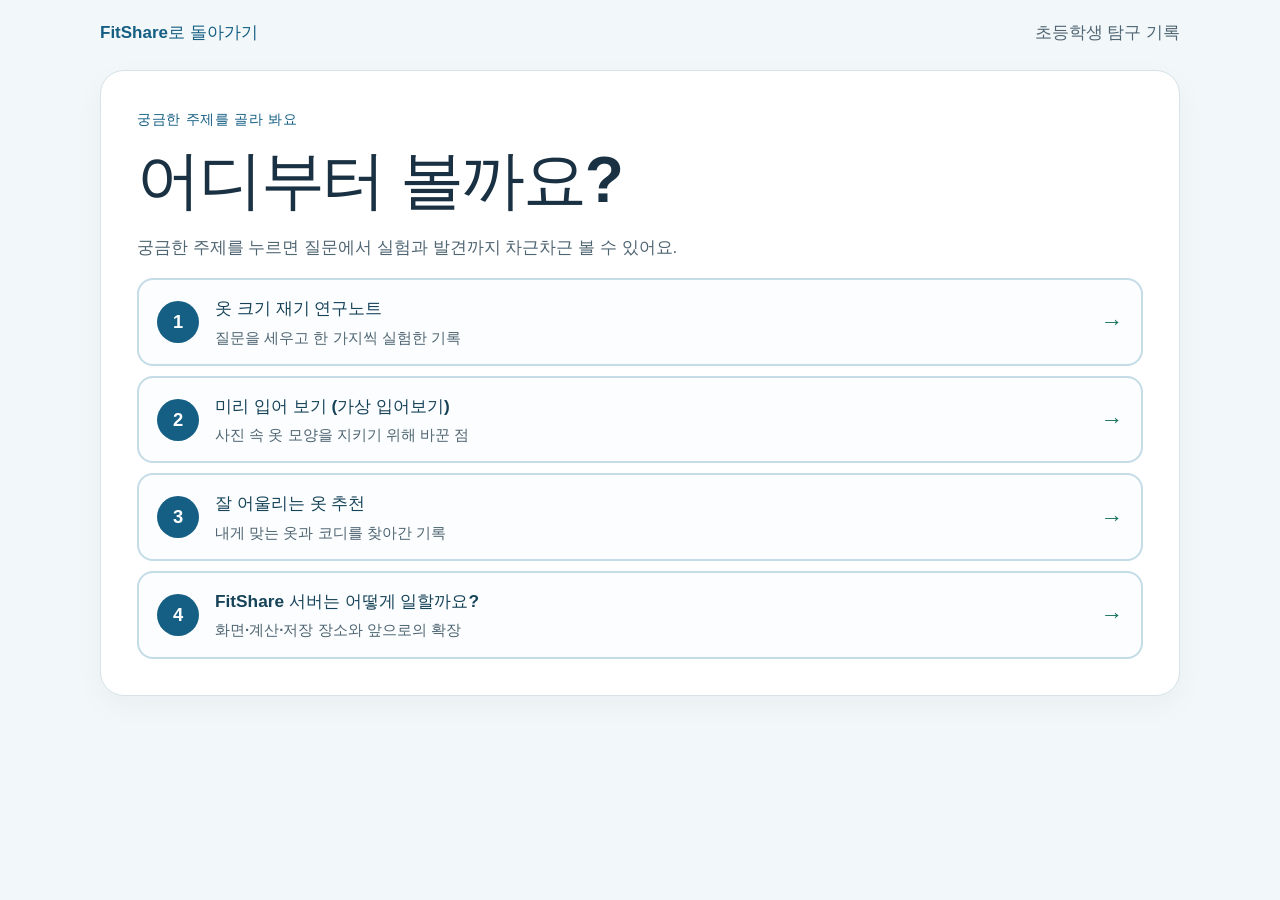
<file: docs/index.html>
<!doctype html>
<html lang="ko">
<head>
  <meta charset="UTF-8" />
  <meta name="viewport" content="width=device-width, initial-scale=1" />
  <meta name="description" content="초등학생이 질문하고 실험하며 알아간 FitShare 탐구 주제를 골라 보세요." />
  <title>FitShare 탐구 주제 고르기</title>
  <link rel="stylesheet" href="css/experiment-story.css" />
</head>
<body>
  <main class="story-shell">
    <header class="story-top"><a href="../index.html">FitShare로 돌아가기</a><span>초등학생 탐구 기록</span></header>
    <section class="learning-paths" aria-labelledby="learning-path-title">
      <p class="eyebrow">궁금한 주제를 골라 봐요</p>
      <h1 id="learning-path-title">어디부터 볼까요?</h1>
      <p class="section-intro">궁금한 주제를 누르면 질문에서 실험과 발견까지 차근차근 볼 수 있어요.</p>
      <nav class="learning-path-list" aria-label="FitShare 탐구 주제">
        <a class="learning-path-button" href="clothing-size-research.html" aria-label="옷 크기 재기 연구노트">
          <span class="path-step" aria-hidden="true">1</span>
          <span class="path-copy"><strong>옷 크기 재기 연구노트</strong><small>질문을 세우고 한 가지씩 실험한 기록</small></span>
          <span class="path-arrow" aria-hidden="true">→</span>
        </a>
        <a class="learning-path-button" href="가상입어보기-개선보고서.html" aria-label="미리 입어 보기 (가상 입어보기)">
          <span class="path-step" aria-hidden="true">2</span>
          <span class="path-copy"><strong>미리 입어 보기 (가상 입어보기)</strong><small>사진 속 옷 모양을 지키기 위해 바꾼 점</small></span>
          <span class="path-arrow" aria-hidden="true">→</span>
        </a>
        <a class="learning-path-button" href="추천기능-학습과발표.html" aria-label="잘 어울리는 옷 추천">
          <span class="path-step" aria-hidden="true">3</span>
          <span class="path-copy"><strong>잘 어울리는 옷 추천</strong><small>내게 맞는 옷과 코디를 찾아간 기록</small></span>
          <span class="path-arrow" aria-hidden="true">→</span>
        </a>
        <a class="learning-path-button" href="server-explained.html" aria-label="FitShare 서버는 어떻게 일할까요?">
          <span class="path-step" aria-hidden="true">4</span>
          <span class="path-copy"><strong>FitShare 서버는 어떻게 일할까요?</strong><small>화면·계산·저장 장소와 앞으로의 확장</small></span>
          <span class="path-arrow" aria-hidden="true">→</span>
        </a>
      </nav>
    </section>
  </main>
</body>
</html>
</file>
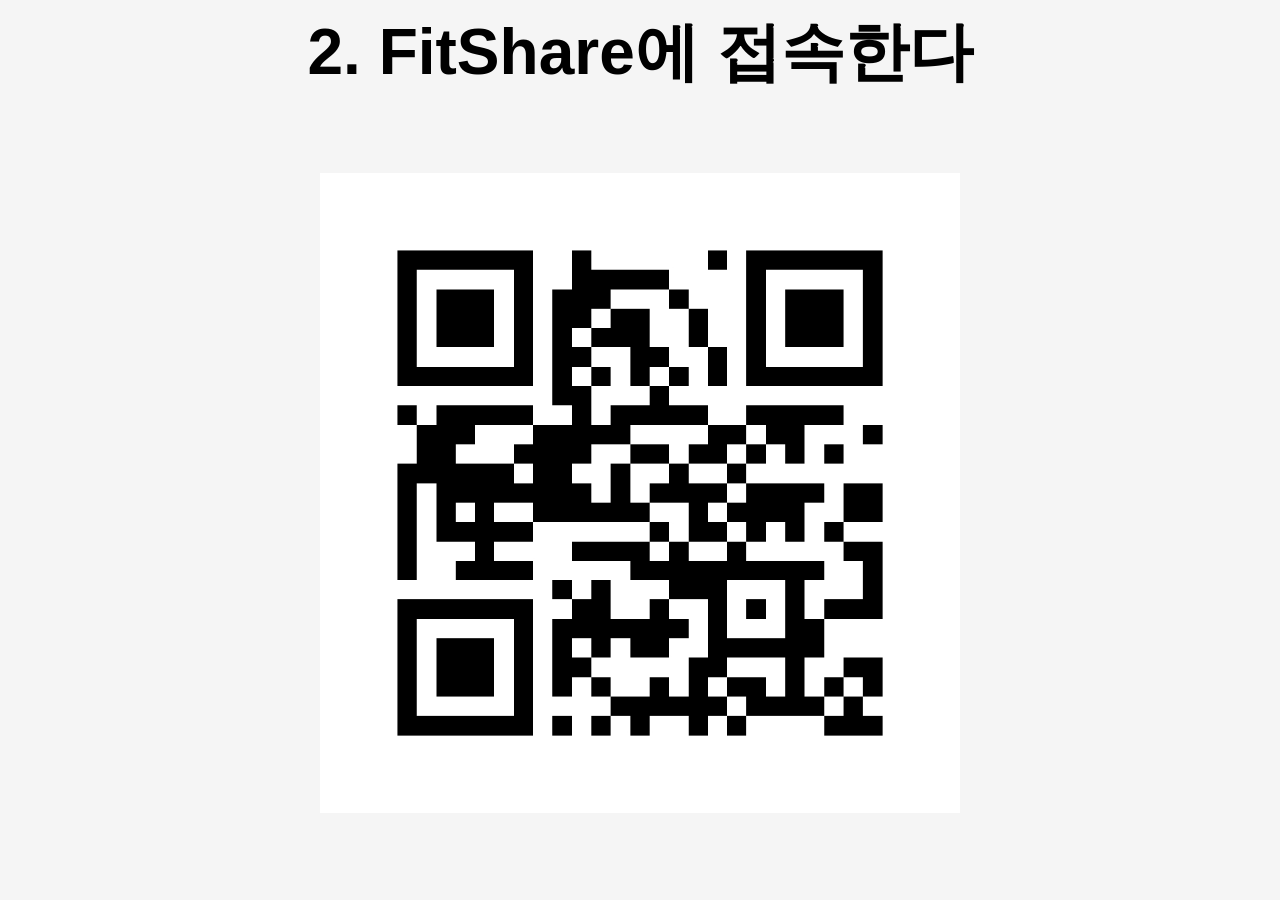
<file: qrcode.html>
<!doctype html>
<html lang="ko">
<head>
  <meta charset="utf-8">
  <meta name="viewport" content="width=device-width, initial-scale=1">
  <title>2. FitShare에 접속한다</title>
  <style>
    body {
      box-sizing: border-box;
      display: grid;
      height: 100svh;
      grid-template-rows: auto minmax(0, 1fr);
      margin: 0;
      padding: 16px;
      gap: 12px;
      place-items: center;
      background: #f5f5f5;
      font-family: sans-serif;
    }
    h1 {
      margin: 0;
      font-size: clamp(1.5rem, min(6vw, 9svh), 4rem);
      line-height: 1.15;
      text-align: center;
    }
    img {
      display: block;
      width: auto;
      height: auto;
      max-width: min(100%, 640px);
      max-height: 100%;
      object-fit: contain;
      background: white;
    }
  </style>
</head>
<body>
  <h1>2. FitShare에 접속한다</h1>
  <img src="qrcode.jpeg" alt="QR 코드">
</body>
</html>
</file>
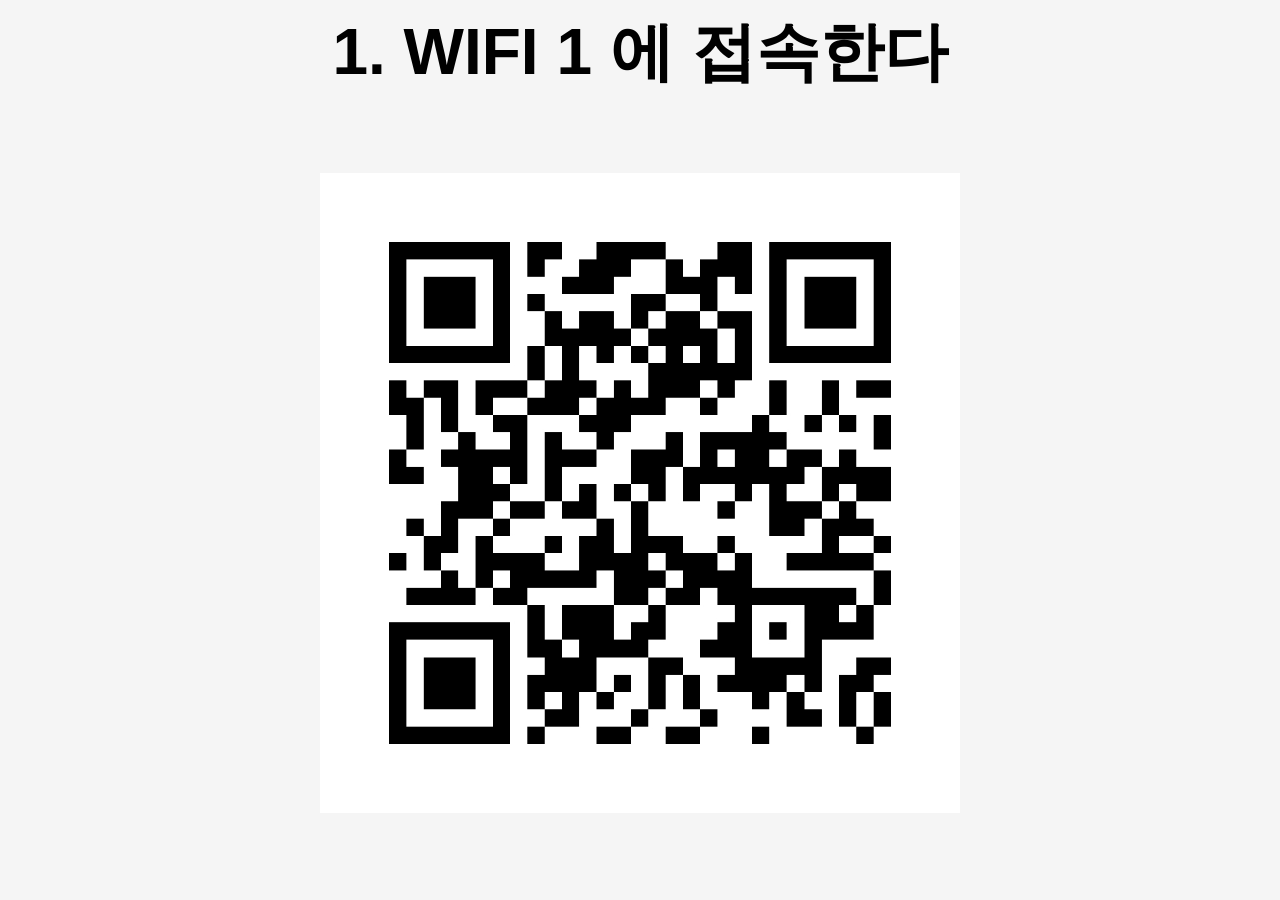
<file: wifi.html>
<!doctype html>
<html lang="ko">
<head>
  <meta charset="utf-8">
  <meta name="viewport" content="width=device-width, initial-scale=1">
  <title>1. WIFI 1에 접속한다</title>
  <style>
    body {
      box-sizing: border-box;
      display: grid;
      height: 100svh;
      grid-template-rows: auto minmax(0, 1fr);
      margin: 0;
      padding: 16px;
      gap: 12px;
      place-items: center;
      background: #f5f5f5;
      font-family: sans-serif;
    }
    h1 {
      margin: 0;
      font-size: clamp(1.5rem, min(6vw, 9svh), 4rem);
      line-height: 1.15;
      text-align: center;
    }
    img {
      display: block;
      width: auto;
      height: auto;
      max-width: min(100%, 640px);
      max-height: 100%;
      object-fit: contain;
      background: white;
    }
  </style>
</head>
<body>
  <h1>1. WIFI 1 에 접속한다</h1>
  <img src="wifi.jpeg" alt="WIFI 연결 QR 코드">
</body>
</html>
</file>
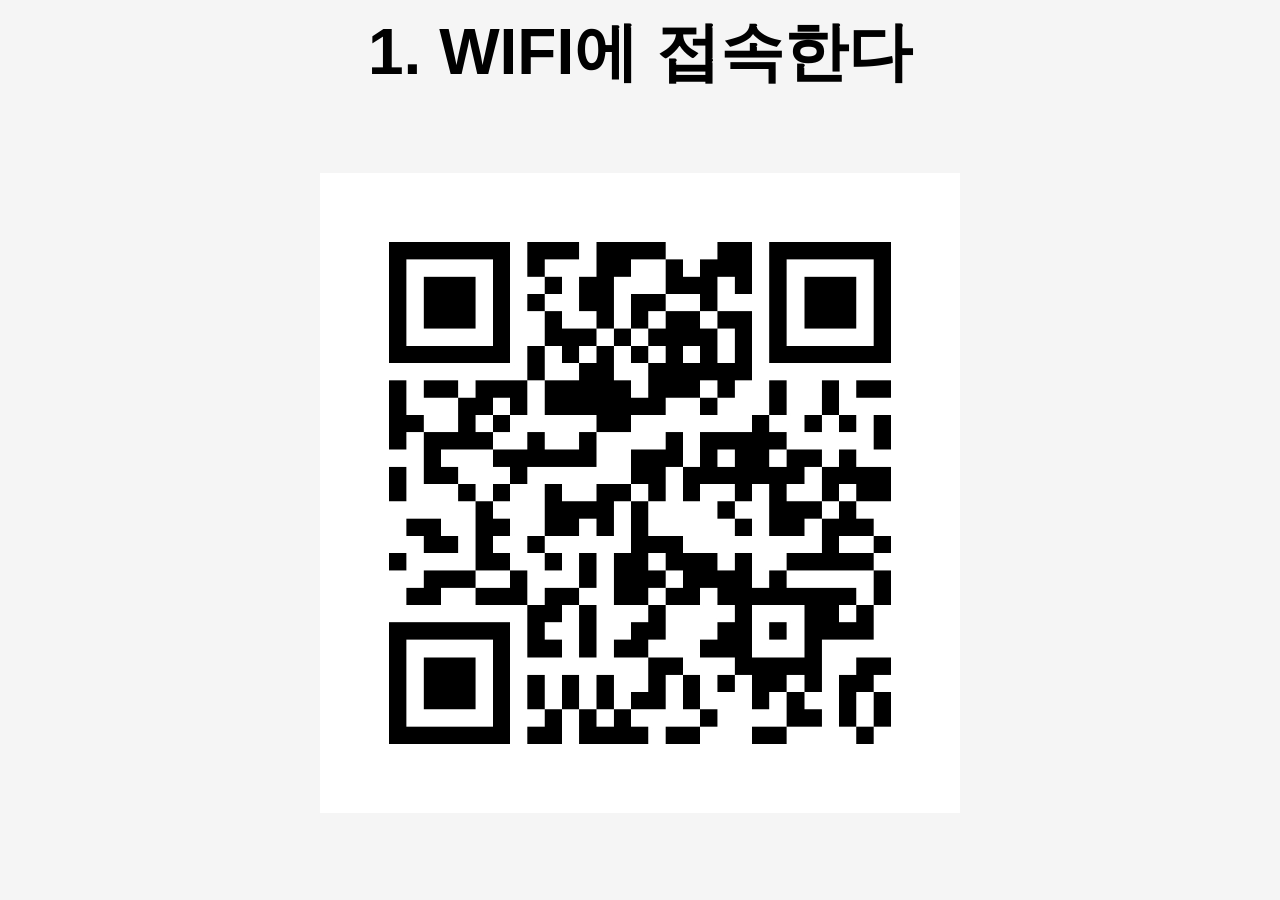
<file: wifi2.html>
<!doctype html>
<html lang="ko">
<head>
  <meta charset="utf-8">
  <meta name="viewport" content="width=device-width, initial-scale=1">
  <title>1. WIFI 2에 접속한다</title>
  <style>
    body {
      box-sizing: border-box;
      display: grid;
      height: 100svh;
      grid-template-rows: auto minmax(0, 1fr);
      margin: 0;
      padding: 16px;
      gap: 12px;
      place-items: center;
      background: #f5f5f5;
      font-family: sans-serif;
    }
    h1 {
      margin: 0;
      font-size: clamp(1.5rem, min(6vw, 9svh), 4rem);
      line-height: 1.15;
      text-align: center;
    }
    img {
      display: block;
      width: auto;
      height: auto;
      max-width: min(100%, 640px);
      max-height: 100%;
      object-fit: contain;
      background: white;
    }
  </style>
</head>
<body>
  <h1>1. WIFI에 접속한다</h1>
  <img src="wifi2.jpeg" alt="WIFI 연결 QR 코드">
</body>
</html>
</file>
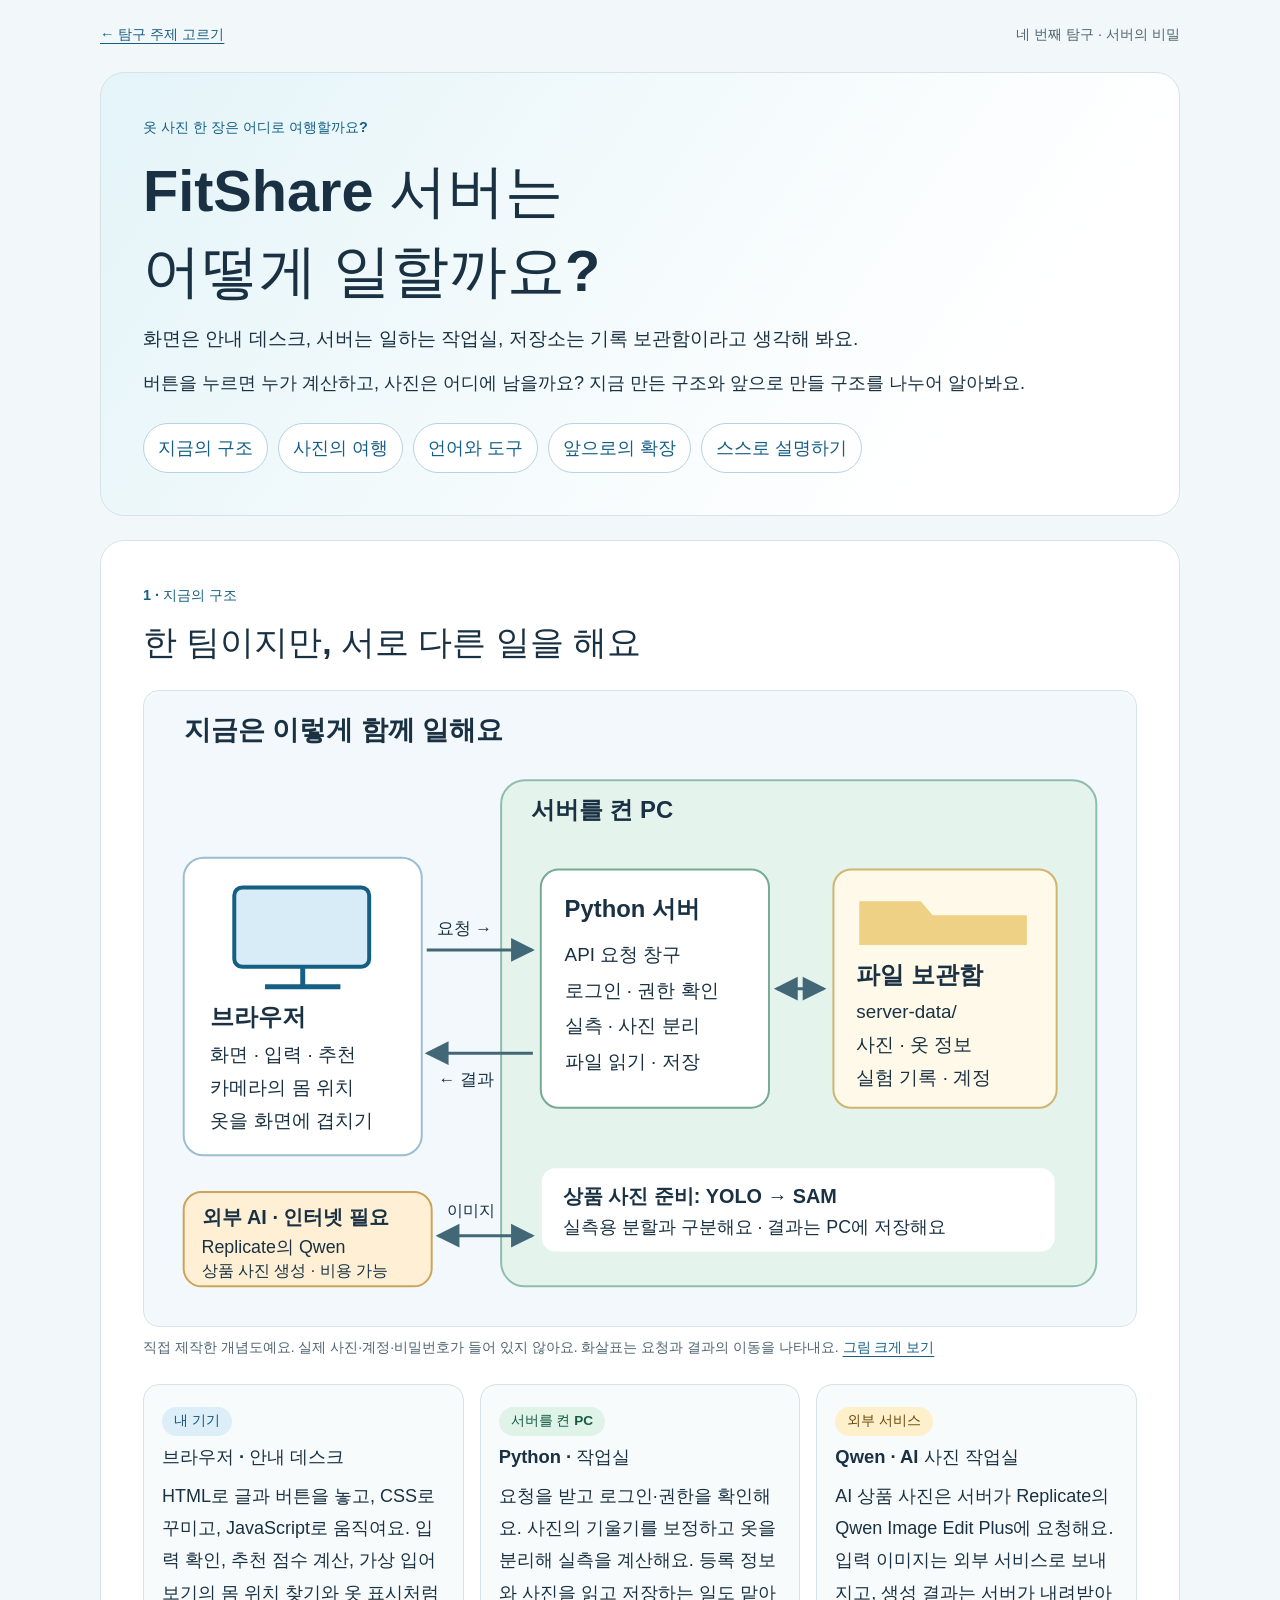
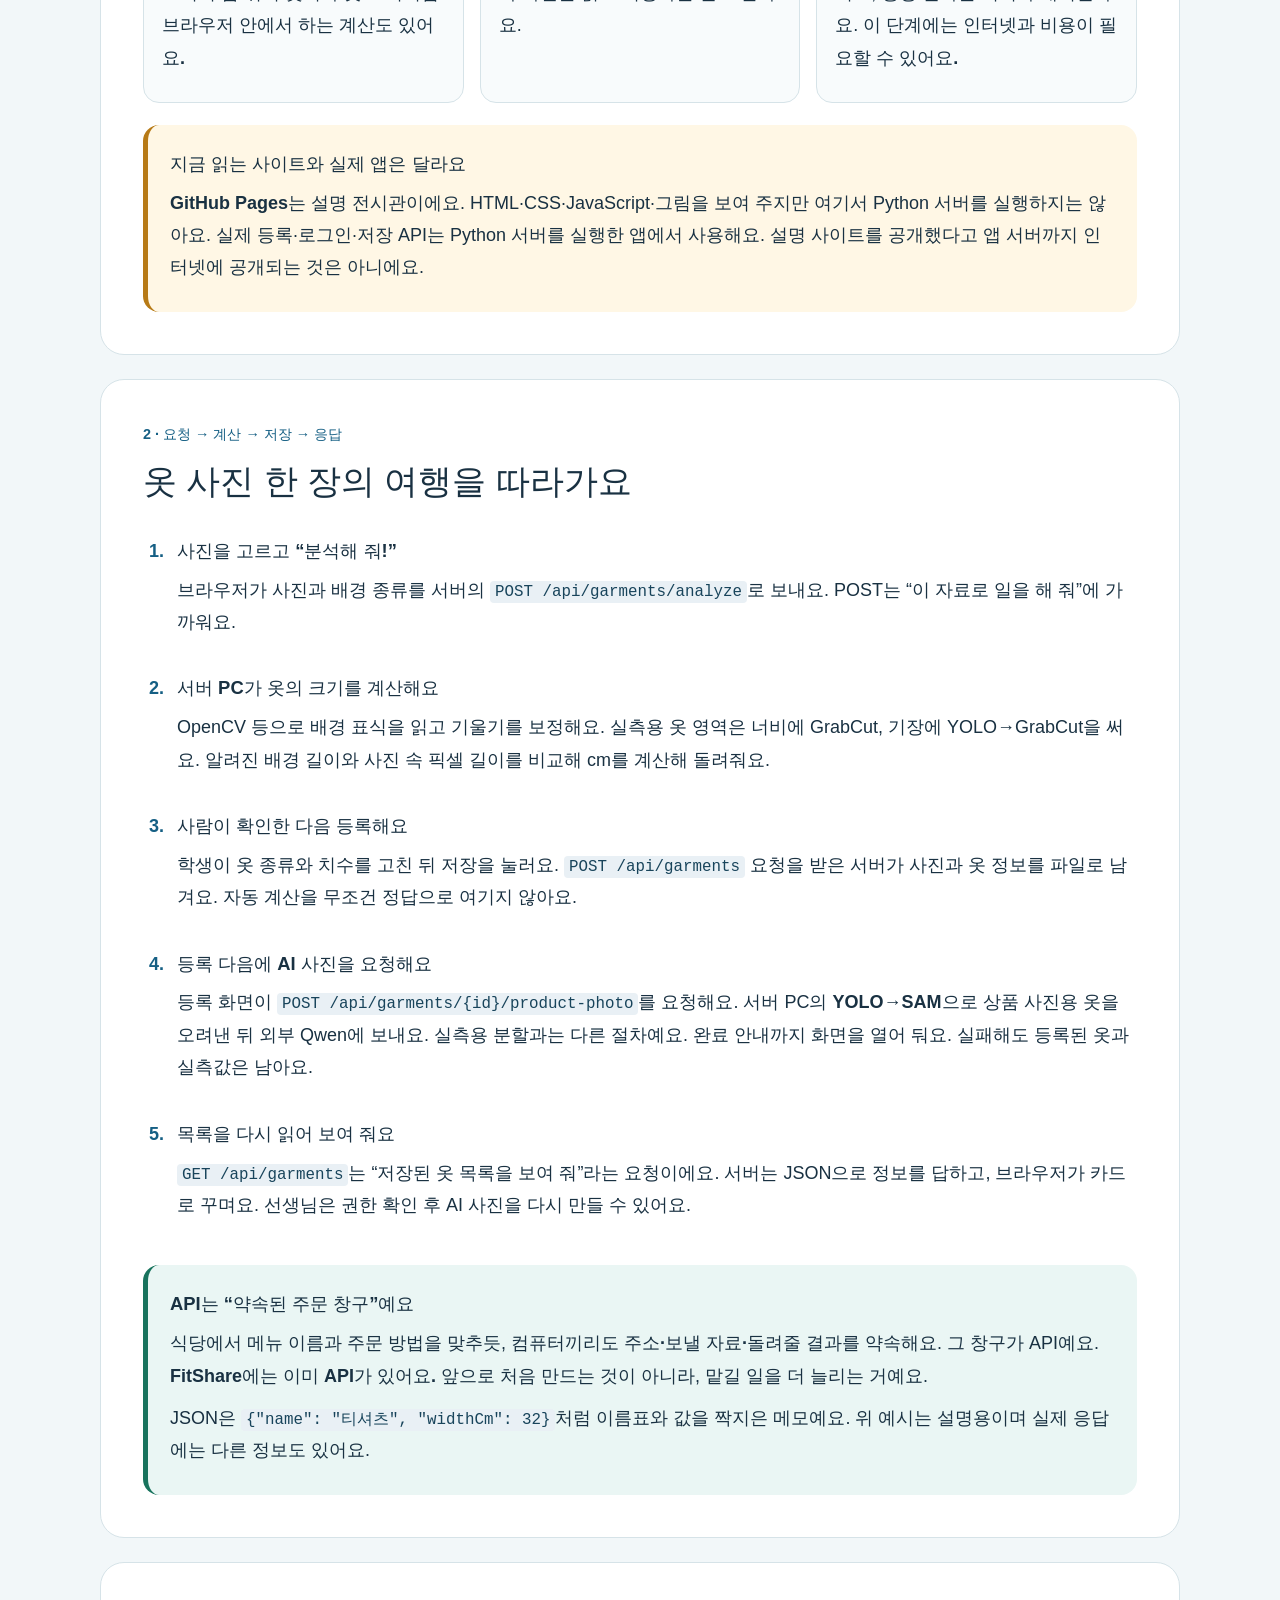
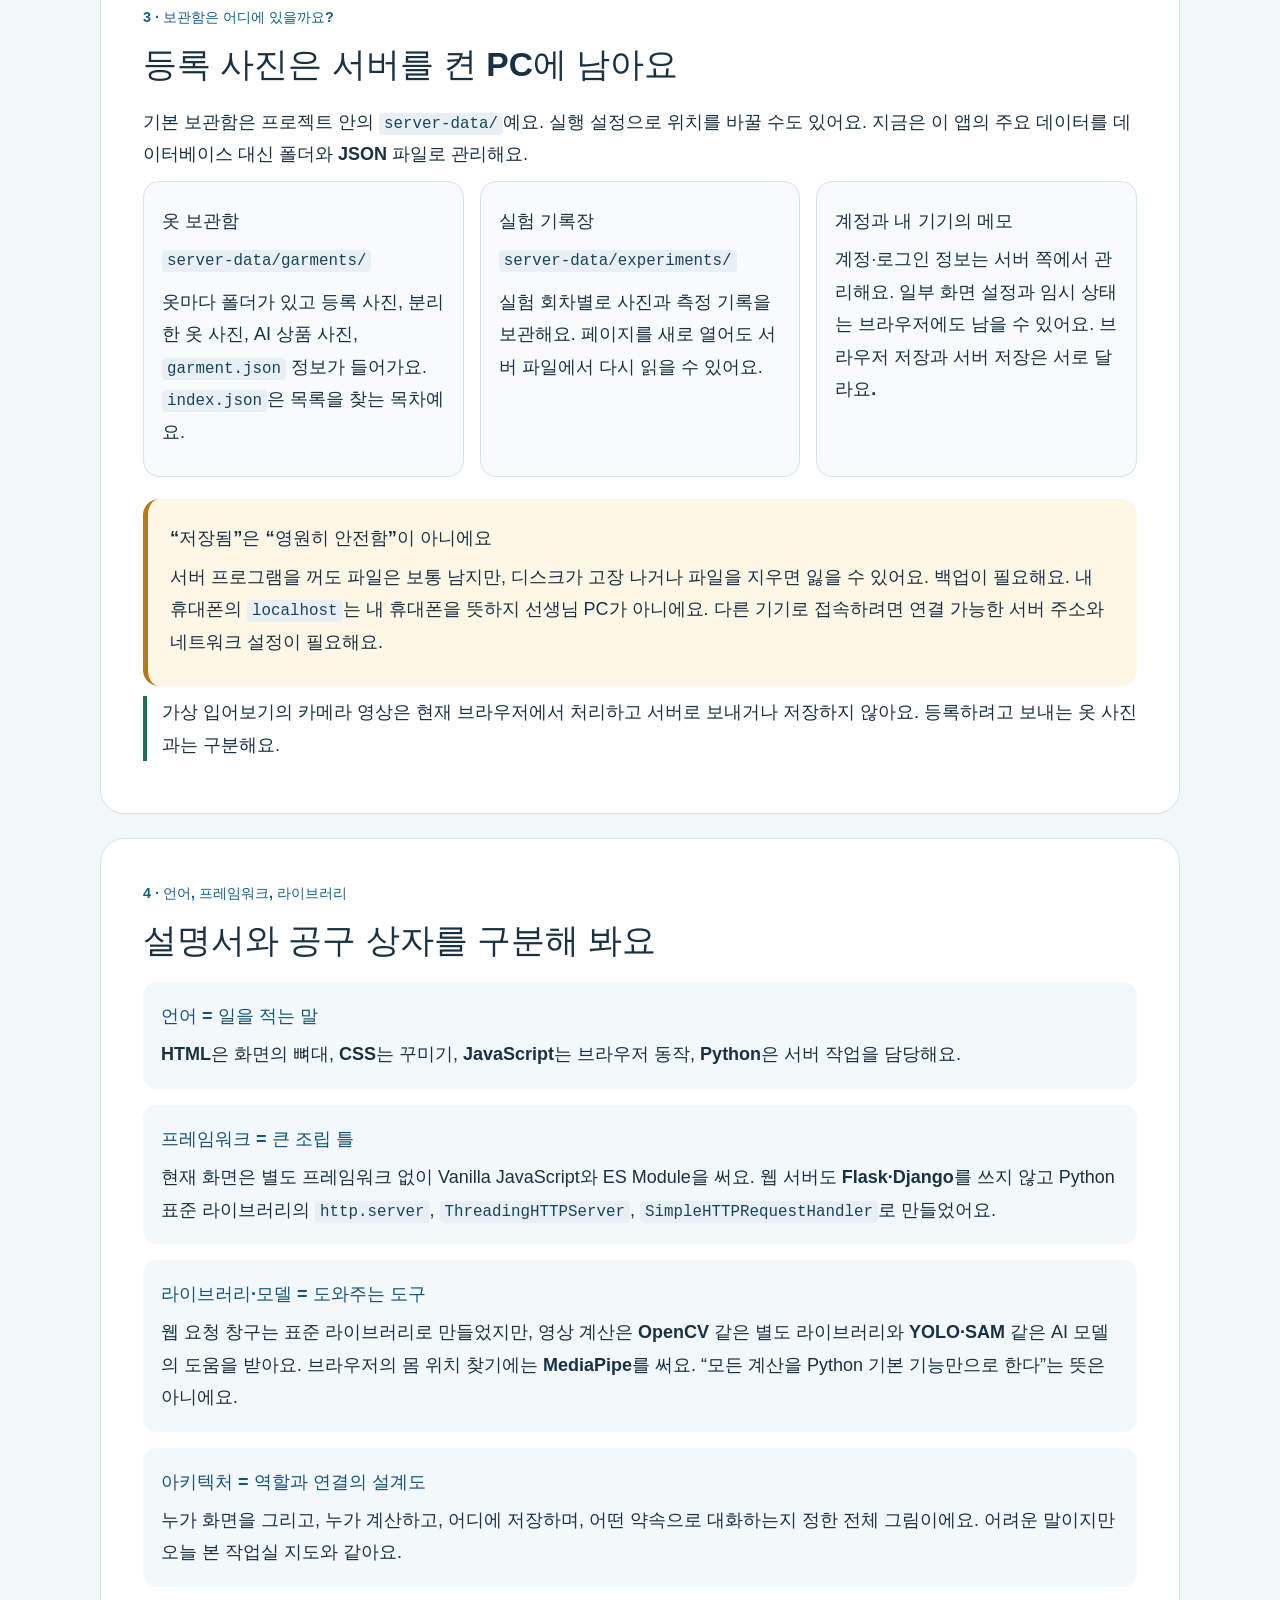
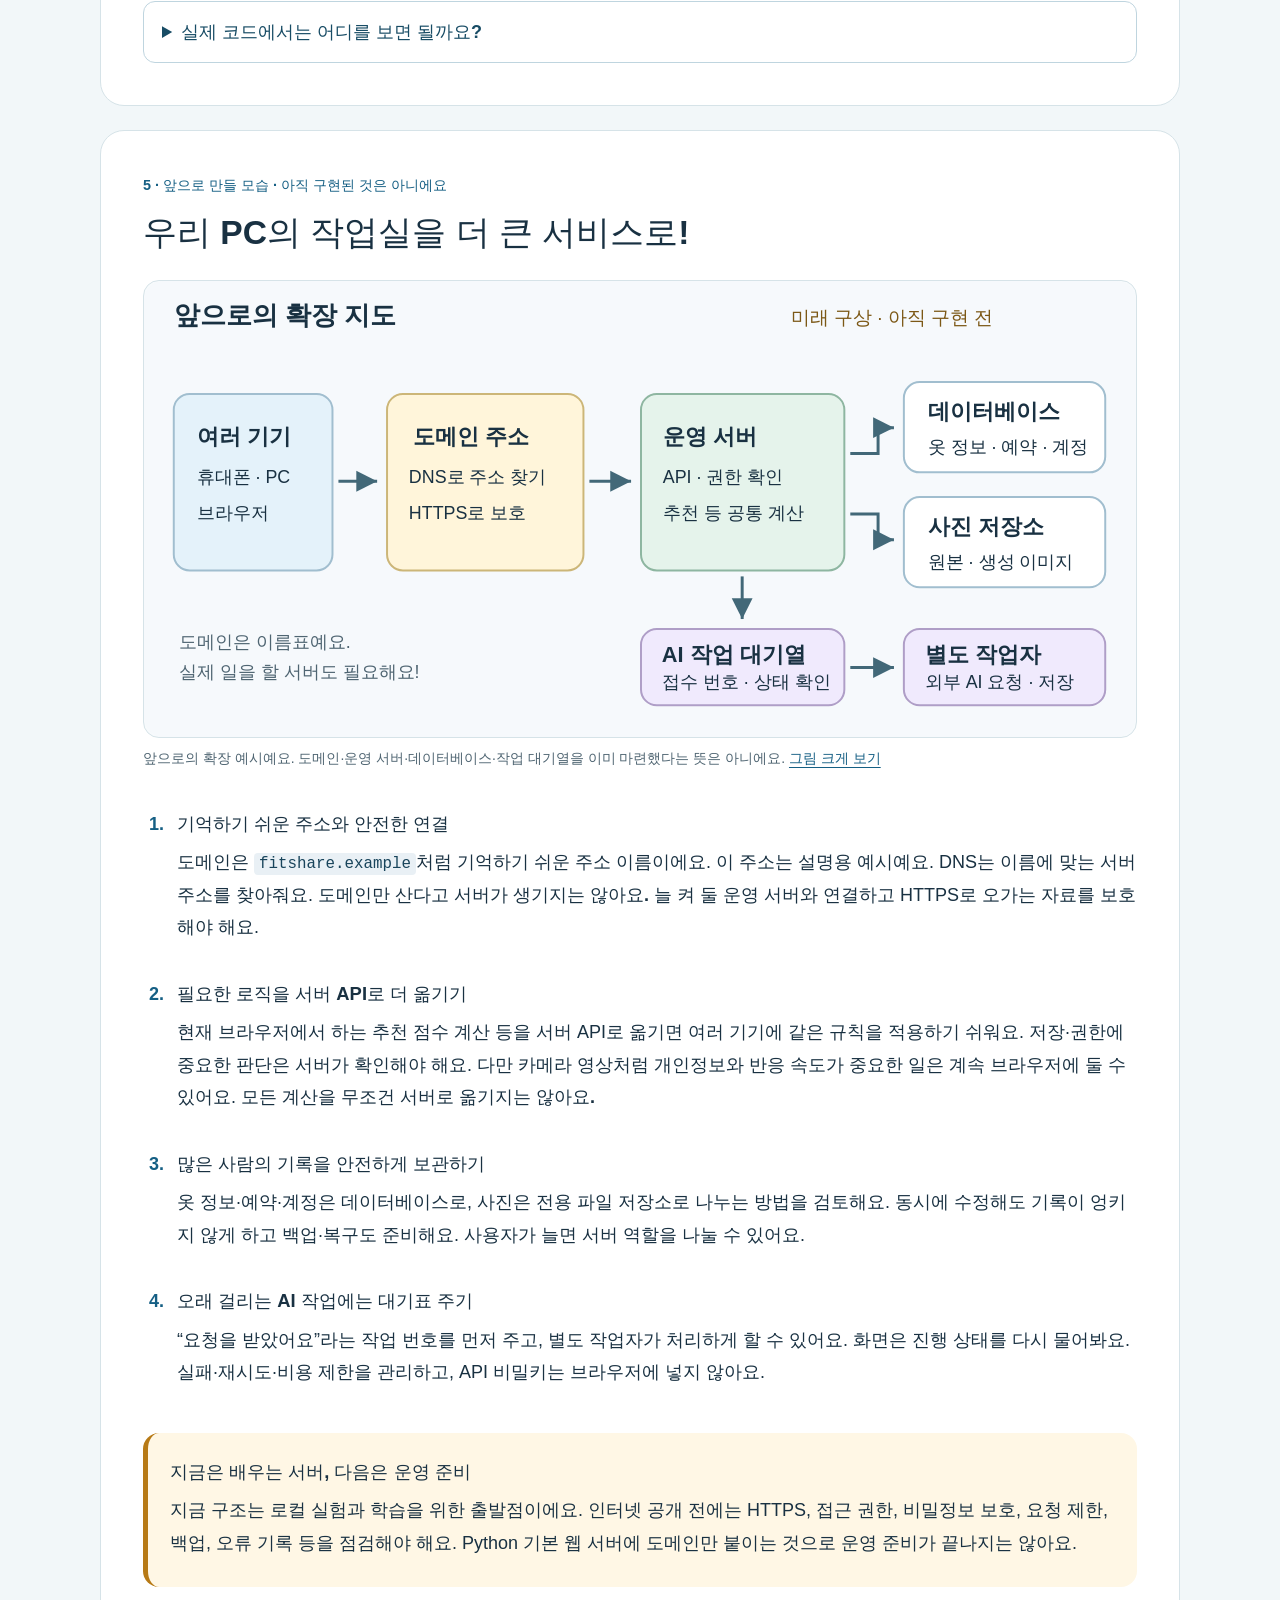
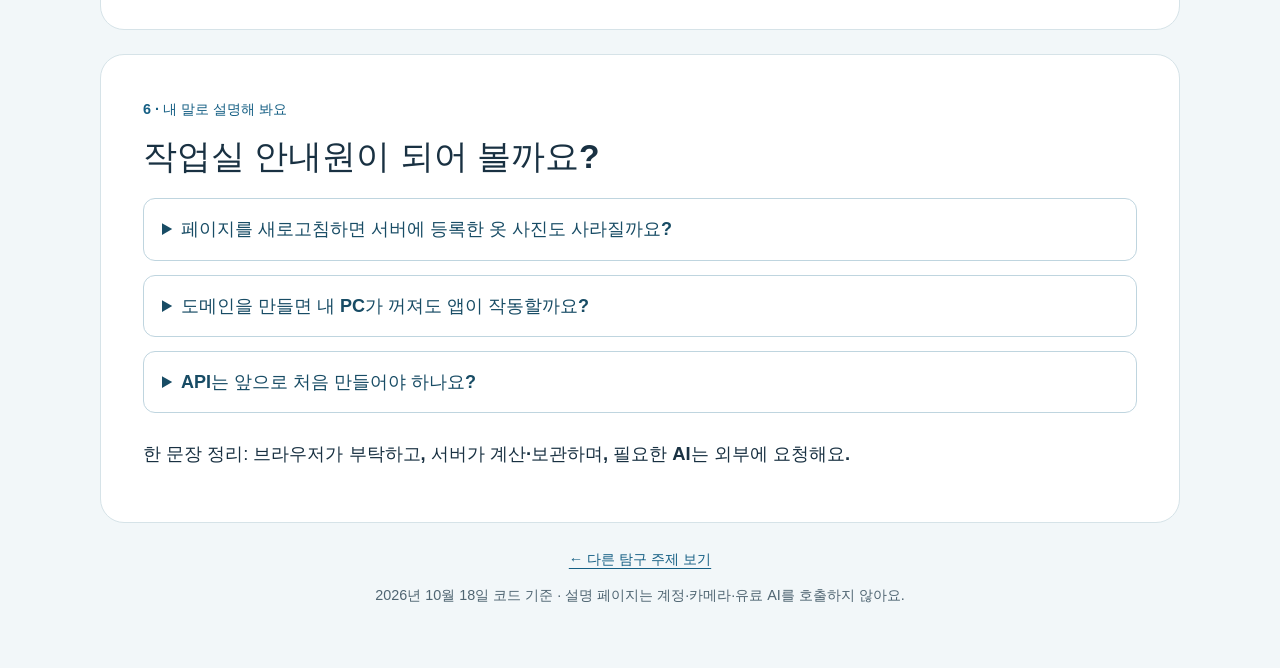
<file: docs/server-explained.html>
<!doctype html>
<html lang="ko">
<head>
  <meta charset="utf-8">
  <meta name="viewport" content="width=device-width, initial-scale=1">
  <meta name="description" content="FitShare의 브라우저, Python 서버, 파일 저장소와 외부 AI가 하는 일을 그림으로 배워요.">
  <title>FitShare 서버는 어떻게 일할까요?</title>
  <link rel="stylesheet" href="css/server-explained.css">
</head>
<body>
  <main class="guide">
    <header class="top"><a href="index.html">← 탐구 주제 고르기</a><span>네 번째 탐구 · 서버의 비밀</span></header>
    <section class="intro" aria-labelledby="title">
      <p class="eyebrow">옷 사진 한 장은 어디로 여행할까요?</p>
      <h1 id="title">FitShare 서버는<br>어떻게 일할까요?</h1>
      <p class="lead">화면은 <strong>안내 데스크</strong>, 서버는 <strong>일하는 작업실</strong>, 저장소는 <strong>기록 보관함</strong>이라고 생각해 봐요.</p>
      <p>버튼을 누르면 누가 계산하고, 사진은 어디에 남을까요? 지금 만든 구조와 앞으로 만들 구조를 나누어 알아봐요.</p>
      <nav class="jump" aria-label="설명 바로가기">
        <a href="#now">지금의 구조</a><a href="#journey">사진의 여행</a><a href="#languages">언어와 도구</a><a href="#future">앞으로의 확장</a><a href="#quiz">스스로 설명하기</a>
      </nav>
    </section>

    <section id="now" aria-labelledby="now-title">
      <p class="eyebrow">1 · 지금의 구조</p>
      <h2 id="now-title">한 팀이지만, 서로 다른 일을 해요</h2>
      <figure>
        <img src="assets/server-now.svg" width="1000" height="640" alt="브라우저가 Python 서버에 요청하면 서버 PC에서 실측을 계산하고 사진과 JSON 파일을 저장해요. AI 상품 사진은 외부 Replicate의 Qwen에 요청하고 결과를 서버 PC에 저장해요.">
        <figcaption>직접 제작한 개념도예요. 실제 사진·계정·비밀번호가 들어 있지 않아요. 화살표는 요청과 결과의 이동을 나타내요. <a href="assets/server-now.svg">그림 크게 보기</a></figcaption>
      </figure>
      <div class="cards">
        <article><span class="tag blue">내 기기</span><h3>브라우저 · 안내 데스크</h3><p>HTML로 글과 버튼을 놓고, CSS로 꾸미고, JavaScript로 움직여요. 입력 확인, 추천 점수 계산, 가상 입어보기의 몸 위치 찾기와 옷 표시처럼 <strong>브라우저 안에서 하는 계산도 있어요.</strong></p></article>
        <article><span class="tag green">서버를 켠 PC</span><h3>Python · 작업실</h3><p>요청을 받고 로그인·권한을 확인해요. 사진의 기울기를 보정하고 옷을 분리해 실측을 계산해요. 등록 정보와 사진을 읽고 저장하는 일도 맡아요.</p></article>
        <article><span class="tag gold">외부 서비스</span><h3>Qwen · AI 사진 작업실</h3><p>AI 상품 사진은 서버가 Replicate의 Qwen Image Edit Plus에 요청해요. 입력 이미지는 외부 서비스로 보내지고, 생성 결과는 서버가 내려받아요. <strong>이 단계에는 인터넷과 비용이 필요할 수 있어요.</strong></p></article>
      </div>
      <aside class="note"><h3>지금 읽는 사이트와 실제 앱은 달라요</h3><p><strong>GitHub Pages는 설명 전시관</strong>이에요. HTML·CSS·JavaScript·그림을 보여 주지만 여기서 Python 서버를 실행하지는 않아요. 실제 등록·로그인·저장 API는 Python 서버를 실행한 앱에서 사용해요. 설명 사이트를 공개했다고 앱 서버까지 인터넷에 공개되는 것은 아니에요.</p></aside>
    </section>

    <section id="journey" aria-labelledby="journey-title">
      <p class="eyebrow">2 · 요청 → 계산 → 저장 → 응답</p>
      <h2 id="journey-title">옷 사진 한 장의 여행을 따라가요</h2>
      <ol class="steps">
        <li><h3>사진을 고르고 “분석해 줘!”</h3><p>브라우저가 사진과 배경 종류를 서버의 <code>POST /api/garments/analyze</code>로 보내요. POST는 “이 자료로 일을 해 줘”에 가까워요.</p></li>
        <li><h3>서버 PC가 옷의 크기를 계산해요</h3><p>OpenCV 등으로 배경 표식을 읽고 기울기를 보정해요. 실측용 옷 영역은 너비에 GrabCut, 기장에 YOLO→GrabCut을 써요. 알려진 배경 길이와 사진 속 픽셀 길이를 비교해 cm를 계산해 돌려줘요.</p></li>
        <li><h3>사람이 확인한 다음 등록해요</h3><p>학생이 옷 종류와 치수를 고친 뒤 저장을 눌러요. <code>POST /api/garments</code> 요청을 받은 서버가 사진과 옷 정보를 파일로 남겨요. 자동 계산을 무조건 정답으로 여기지 않아요.</p></li>
        <li><h3>등록 다음에 AI 사진을 요청해요</h3><p>등록 화면이 <code>POST /api/garments/{id}/product-photo</code>를 요청해요. 서버 PC의 <strong>YOLO→SAM</strong>으로 상품 사진용 옷을 오려낸 뒤 외부 Qwen에 보내요. 실측용 분할과는 다른 절차예요. 완료 안내까지 화면을 열어 둬요. 실패해도 등록된 옷과 실측값은 남아요.</p></li>
        <li><h3>목록을 다시 읽어 보여 줘요</h3><p><code>GET /api/garments</code>는 “저장된 옷 목록을 보여 줘”라는 요청이에요. 서버는 JSON으로 정보를 답하고, 브라우저가 카드로 꾸며요. 선생님은 권한 확인 후 AI 사진을 다시 만들 수 있어요.</p></li>
      </ol>
      <div class="analogy"><h3>API는 “약속된 주문 창구”예요</h3><p>식당에서 메뉴 이름과 주문 방법을 맞추듯, 컴퓨터끼리도 <strong>주소·보낼 자료·돌려줄 결과</strong>를 약속해요. 그 창구가 API예요. <strong>FitShare에는 이미 API가 있어요.</strong> 앞으로 처음 만드는 것이 아니라, 맡길 일을 더 늘리는 거예요.</p><p>JSON은 <code>{"name": "티셔츠", "widthCm": 32}</code>처럼 이름표와 값을 짝지은 메모예요. 위 예시는 설명용이며 실제 응답에는 다른 정보도 있어요.</p></div>
    </section>

    <section id="storage" aria-labelledby="storage-title">
      <p class="eyebrow">3 · 보관함은 어디에 있을까요?</p>
      <h2 id="storage-title">등록 사진은 서버를 켠 PC에 남아요</h2>
      <p>기본 보관함은 프로젝트 안의 <code>server-data/</code>예요. 실행 설정으로 위치를 바꿀 수도 있어요. 지금은 이 앱의 주요 데이터를 데이터베이스 대신 <strong>폴더와 JSON 파일</strong>로 관리해요.</p>
      <div class="storage-grid">
        <article><h3>옷 보관함</h3><p><code>server-data/garments/</code></p><p>옷마다 폴더가 있고 등록 사진, 분리한 옷 사진, AI 상품 사진, <code>garment.json</code> 정보가 들어가요. <code>index.json</code>은 목록을 찾는 목차예요.</p></article>
        <article><h3>실험 기록장</h3><p><code>server-data/experiments/</code></p><p>실험 회차별로 사진과 측정 기록을 보관해요. 페이지를 새로 열어도 서버 파일에서 다시 읽을 수 있어요.</p></article>
        <article><h3>계정과 내 기기의 메모</h3><p>계정·로그인 정보는 서버 쪽에서 관리해요. 일부 화면 설정과 임시 상태는 브라우저에도 남을 수 있어요. <strong>브라우저 저장과 서버 저장은 서로 달라요.</strong></p></article>
      </div>
      <aside class="note"><h3>“저장됨”은 “영원히 안전함”이 아니에요</h3><p>서버 프로그램을 꺼도 파일은 보통 남지만, 디스크가 고장 나거나 파일을 지우면 잃을 수 있어요. 백업이 필요해요. 내 휴대폰의 <code>localhost</code>는 내 휴대폰을 뜻하지 선생님 PC가 아니에요. 다른 기기로 접속하려면 연결 가능한 서버 주소와 네트워크 설정이 필요해요.</p></aside>
      <p class="privacy">가상 입어보기의 카메라 영상은 현재 브라우저에서 처리하고 서버로 보내거나 저장하지 않아요. 등록하려고 보내는 옷 사진과는 구분해요.</p>
    </section>

    <section id="languages" aria-labelledby="languages-title">
      <p class="eyebrow">4 · 언어, 프레임워크, 라이브러리</p>
      <h2 id="languages-title">설명서와 공구 상자를 구분해 봐요</h2>
      <dl class="glossary">
        <div><dt>언어 = 일을 적는 말</dt><dd><strong>HTML</strong>은 화면의 뼈대, <strong>CSS</strong>는 꾸미기, <strong>JavaScript</strong>는 브라우저 동작, <strong>Python</strong>은 서버 작업을 담당해요.</dd></div>
        <div><dt>프레임워크 = 큰 조립 틀</dt><dd>현재 화면은 별도 프레임워크 없이 Vanilla JavaScript와 ES Module을 써요. 웹 서버도 <strong>Flask·Django를 쓰지 않고</strong> Python 표준 라이브러리의 <code>http.server</code>, <code>ThreadingHTTPServer</code>, <code>SimpleHTTPRequestHandler</code>로 만들었어요.</dd></div>
        <div><dt>라이브러리·모델 = 도와주는 도구</dt><dd>웹 요청 창구는 표준 라이브러리로 만들었지만, 영상 계산은 <strong>OpenCV</strong> 같은 별도 라이브러리와 <strong>YOLO·SAM</strong> 같은 AI 모델의 도움을 받아요. 브라우저의 몸 위치 찾기에는 <strong>MediaPipe</strong>를 써요. “모든 계산을 Python 기본 기능만으로 한다”는 뜻은 아니에요.</dd></div>
        <div><dt>아키텍처 = 역할과 연결의 설계도</dt><dd>누가 화면을 그리고, 누가 계산하고, 어디에 저장하며, 어떤 약속으로 대화하는지 정한 전체 그림이에요. 어려운 말이지만 오늘 본 작업실 지도와 같아요.</dd></div>
      </dl>
      <details><summary>실제 코드에서는 어디를 보면 될까요?</summary><ul>
        <li><code>server.py</code>: 웹 파일 제공, API 주소 연결, 로그인·권한 확인, 저장 요청 처리</li>
        <li><code>tools/vision_pipeline.py</code>: 사진 보정과 실측 계산</li>
        <li><code>tools/garment_segmentation.py</code>: 상품 사진용 YOLO·SAM 분리</li>
        <li><code>tools/replicate_product_photo.py</code>: 외부 Qwen 상품 사진 생성 요청</li>
        <li><code>modules/recommendation.js</code>: 브라우저의 추천 계산</li>
        <li><code>js/virtualTryOn/</code>: 브라우저의 카메라·몸 위치·옷 표시</li>
      </ul><p>이 페이지의 파일명은 코드 지도를 위한 설명이에요. 공개 사이트에서 계정 파일이나 실제 저장 사진을 열도록 연결하지 않아요.</p></details>
    </section>

    <section id="future" aria-labelledby="future-title">
      <p class="eyebrow">5 · 앞으로 만들 모습 · 아직 구현된 것은 아니에요</p>
      <h2 id="future-title">우리 PC의 작업실을 더 큰 서비스로!</h2>
      <figure><img src="assets/server-future.svg" width="1000" height="460" loading="lazy" alt="미래에는 기억하기 쉬운 도메인과 HTTPS로 접속하고 운영 서버의 API가 계산을 맡아요. 데이터베이스와 사진 저장소를 나누고 오래 걸리는 AI 작업은 대기열과 작업자가 처리하도록 확장할 수 있어요."><figcaption>앞으로의 확장 예시예요. 도메인·운영 서버·데이터베이스·작업 대기열을 이미 마련했다는 뜻은 아니에요. <a href="assets/server-future.svg">그림 크게 보기</a></figcaption></figure>
      <ol class="steps future">
        <li><h3>기억하기 쉬운 주소와 안전한 연결</h3><p>도메인은 <code>fitshare.example</code>처럼 기억하기 쉬운 주소 이름이에요. 이 주소는 설명용 예시예요. DNS는 이름에 맞는 서버 주소를 찾아줘요. <strong>도메인만 산다고 서버가 생기지는 않아요.</strong> 늘 켜 둘 운영 서버와 연결하고 HTTPS로 오가는 자료를 보호해야 해요.</p></li>
        <li><h3>필요한 로직을 서버 API로 더 옮기기</h3><p>현재 브라우저에서 하는 추천 점수 계산 등을 서버 API로 옮기면 여러 기기에 같은 규칙을 적용하기 쉬워요. 저장·권한에 중요한 판단은 서버가 확인해야 해요. 다만 카메라 영상처럼 개인정보와 반응 속도가 중요한 일은 계속 브라우저에 둘 수 있어요. <strong>모든 계산을 무조건 서버로 옮기지는 않아요.</strong></p></li>
        <li><h3>많은 사람의 기록을 안전하게 보관하기</h3><p>옷 정보·예약·계정은 데이터베이스로, 사진은 전용 파일 저장소로 나누는 방법을 검토해요. 동시에 수정해도 기록이 엉키지 않게 하고 백업·복구도 준비해요. 사용자가 늘면 서버 역할을 나눌 수 있어요.</p></li>
        <li><h3>오래 걸리는 AI 작업에는 대기표 주기</h3><p>“요청을 받았어요”라는 작업 번호를 먼저 주고, 별도 작업자가 처리하게 할 수 있어요. 화면은 진행 상태를 다시 물어봐요. 실패·재시도·비용 제한을 관리하고, API 비밀키는 브라우저에 넣지 않아요.</p></li>
      </ol>
      <aside class="note"><h3>지금은 배우는 서버, 다음은 운영 준비</h3><p>지금 구조는 로컬 실험과 학습을 위한 출발점이에요. 인터넷 공개 전에는 HTTPS, 접근 권한, 비밀정보 보호, 요청 제한, 백업, 오류 기록 등을 점검해야 해요. Python 기본 웹 서버에 도메인만 붙이는 것으로 운영 준비가 끝나지는 않아요.</p></aside>
    </section>

    <section id="quiz" aria-labelledby="quiz-title">
      <p class="eyebrow">6 · 내 말로 설명해 봐요</p>
      <h2 id="quiz-title">작업실 안내원이 되어 볼까요?</h2>
      <details><summary>페이지를 새로고침하면 서버에 등록한 옷 사진도 사라질까요?</summary><p>아니요. 정상 저장됐다면 서버 PC의 파일로 남아 있어 다시 읽어요. 단, 삭제·디스크 고장에 대비한 백업은 따로 필요해요.</p></details>
      <details><summary>도메인을 만들면 내 PC가 꺼져도 앱이 작동할까요?</summary><p>도메인은 주소 이름일 뿐이에요. 실제 일을 할 서버가 켜져 있고 연결 가능해야 해요. PC를 대신할 운영 서버를 준비해야 계속 서비스할 수 있어요.</p></details>
      <details><summary>API는 앞으로 처음 만들어야 하나요?</summary><p>이미 옷 등록·조회·실측 등의 API가 있어요. 앞으로는 필요한 로직을 더 옮기고, 더 많은 사람도 안전하게 쓰도록 확장하는 거예요.</p></details>
      <p class="takeaway">한 문장 정리: <strong>브라우저가 부탁하고, 서버가 계산·보관하며, 필요한 AI는 외부에 요청해요.</strong></p>
    </section>
    <footer><a href="index.html">← 다른 탐구 주제 보기</a><p>2026년 10월 18일 코드 기준 · 설명 페이지는 계정·카메라·유료 AI를 호출하지 않아요.</p></footer>
  </main>
</body>
</html>
</file>
<file: docs/css/experiment-story.css>
:root{color-scheme:light;font-family:"Segoe UI","Malgun Gothic",sans-serif;color:#193142;background:#f2f7f9;font-synthesis:none;text-rendering:optimizeLegibility;--ink:#193142;--muted:#4f6572;--blue:#155f84;--blue-pale:#e6f3f8;--green:#18735d;--line:#d6e3e8;--paper:#fff;--gold:#a76710}
*{box-sizing:border-box}html{scroll-behavior:smooth}body{margin:0;line-height:1.75;font-size:17px}.story-shell{width:min(1080px,calc(100% - 36px));margin:auto;padding:18px 0 56px}.story-top{display:flex;justify-content:space-between;gap:12px;align-items:center;font-weight:750;color:var(--muted)}a{color:#075d87;font-weight:750;text-underline-offset:3px}.story-top a{color:var(--blue);text-decoration:none}.hero,.quick-help,.journal,.honest-note{margin-top:22px;border:1px solid var(--line);border-radius:24px;background:var(--paper);box-shadow:0 10px 30px #1931420a}.hero{display:grid;grid-template-columns:1fr 1.08fr;align-items:center;overflow:hidden;background:linear-gradient(120deg,#eaf7fa,#fff 58%)}.hero-copy{padding:clamp(25px,5vw,54px)}.eyebrow{margin:0 0 8px;color:var(--blue);font-size:.88rem;font-weight:850;letter-spacing:.05em}h1,h2,h3{line-height:1.3}h1{margin:0;font-size:clamp(2.25rem,6vw,4rem);letter-spacing:-.035em}h2{margin:0;font-size:clamp(1.65rem,4vw,2.5rem)}h3{margin:0 0 8px;font-size:1.28rem}.hero-lead{max-width:490px;margin:18px 0;color:#354f5e;font-size:1.15rem}.button-link{display:inline-flex;gap:12px;align-items:center;padding:12px 18px;border-radius:12px;background:var(--blue);color:#fff;text-decoration:none}.student-voice{max-width:480px;margin:22px 0 0;padding-left:14px;border-left:4px solid #e4aa42;color:#6d521d;font-weight:700}.hero-art{display:block;width:100%;height:100%;max-height:435px;object-fit:cover}.quick-help,.journal{padding:clamp(22px,4vw,40px)}.section-intro{max-width:760px;margin:10px 0 20px;color:var(--muted)}.question-buttons{display:grid;grid-template-columns:repeat(3,1fr);gap:12px;margin:20px 0}.question-button{min-height:60px;padding:12px 14px;border:2px solid #c4dce6;border-radius:14px;background:#fff;color:#174359;font:inherit;font-weight:800;text-align:left;cursor:pointer;transition:transform .15s,background .15s}.question-button:hover{transform:translateY(-2px);background:#f0f9fc}.question-button:focus-visible,.button-link:focus-visible,a:focus-visible{outline:3px solid #df9a21;outline-offset:3px}.question-button.is-selected{border-color:#155f84;background:#e8f5fa}.answer-panel{display:grid;grid-template-columns:minmax(190px,.6fr) 1.4fr;gap:22px;align-items:center;padding:20px;border:1px solid var(--line);border-radius:18px;background:#f9fcfd}.answer-panel[hidden]{display:none}.answer-panel>img{display:block;width:100%;height:210px;object-fit:cover;border-radius:12px;background:#e9f0f3}.answer-panel p{margin:6px 0 12px;color:#425d6c}.pixel-picture,.shirt-measure-picture{min-height:210px;display:flex;align-items:center;justify-content:center;gap:18px;border-radius:12px;background:linear-gradient(145deg,#edf7fa,#fff)}.pixel-arrow{font-size:2rem;color:var(--green);font-weight:800}.pixel-small,.pixel-large{display:block;width:92px;aspect-ratio:1;border:2px solid #16678a;background-color:#fff;background-image:linear-gradient(#70a9bc 1px,transparent 1px),linear-gradient(90deg,#70a9bc 1px,transparent 1px);background-size:23px 23px}.pixel-large{width:122px;background-size:10px 10px}.shirt-shape{position:relative;width:128px;height:160px;background:#c7e6d8;clip-path:polygon(24% 0,39% 7%,61% 7%,76% 0,100% 23%,84% 35%,76% 27%,76% 100%,24% 100%,24% 27%,16% 35%,0 23%)}.shirt-measure-line{position:absolute;width:150px;border-top:4px solid #0877ae;transform:translateY(12px)}.journal-list{margin:26px 0 0;padding:0;list-style:none;counter-reset:entry}.journal-entry{position:relative;display:grid;grid-template-columns:52px 1fr;gap:18px;padding-bottom:22px}.journal-entry:not(:last-child)::before{content:"";position:absolute;left:25px;top:49px;bottom:0;border-left:2px dashed #bdd4de}.entry-number{z-index:1;display:grid;width:50px;height:50px;place-items:center;border-radius:50%;background:var(--blue);color:white;font-size:1.2rem;font-weight:850}.journal-entry article{padding:20px 22px;border:1px solid var(--line);border-radius:16px;background:#fbfdfe}.entry-question{margin:0 0 10px;color:#164963;font-size:1.25rem;font-weight:850}.journal-entry dl{display:grid;grid-template-columns:1fr 1fr;gap:8px 16px;margin:0 0 12px}.journal-entry dl div{padding:8px 10px;border-radius:10px;background:#f0f6f8}.journal-entry dt{color:#17624f;font-weight:850}.journal-entry dd{margin:2px 0 0;color:#435c6b}.journal-entry article>a{display:inline-block}.honest-note{padding:22px 26px;border-color:#efdcae;background:#fff8e7}.honest-note strong{color:#684b16}.honest-note p{margin:4px 0;color:#5c543e}footer{padding:24px 4px 0;text-align:center}footer p{margin-bottom:0;color:var(--muted);font-size:.9rem}
@media(max-width:760px){body{font-size:16px}.story-shell{width:calc(100% - 20px);padding-top:10px}.story-top{align-items:flex-start;flex-direction:column;gap:2px}.hero{grid-template-columns:1fr}.hero-copy{padding-bottom:20px}.hero-art{max-height:300px}.question-buttons{grid-template-columns:1fr}.question-button{min-height:52px}.answer-panel{grid-template-columns:1fr}.answer-panel>img,.pixel-picture,.shirt-measure-picture{height:180px;min-height:180px}.journal-entry{grid-template-columns:38px 1fr;gap:10px}.entry-number{width:38px;height:38px}.journal-entry:not(:last-child)::before{left:18px;top:38px}.journal-entry article{padding:15px}.journal-entry dl{grid-template-columns:1fr}.journal-entry dd{line-height:1.55}}
@media(prefers-reduced-motion:reduce){html{scroll-behavior:auto}.question-button{transition:none}}
.learning-paths{margin-top:22px;padding:clamp(22px,4vw,36px);border:1px solid var(--line);border-radius:24px;background:var(--paper);box-shadow:0 10px 30px #1931420a}.learning-paths .section-intro{margin-bottom:16px}.learning-path-list{display:grid;gap:10px}.learning-path-button{display:flex;min-height:76px;align-items:center;gap:16px;padding:13px 18px;border:2px solid #c4dce6;border-radius:16px;background:#fbfdfe;color:#174359;text-decoration:none;transition:transform .15s,background .15s,border-color .15s}.learning-path-button:hover{transform:translateY(-2px);border-color:#82b5c9;background:#f0f9fc}.learning-path-button:focus-visible{outline:3px solid #df9a21;outline-offset:3px}.path-step{display:grid;width:42px;height:42px;flex:0 0 42px;place-items:center;border-radius:50%;background:var(--blue);color:#fff;font-size:1.15rem;font-weight:850}.path-copy{display:grid;gap:1px}.path-copy strong{font-size:1.08rem}.path-copy small{color:var(--muted);font-size:.94rem}.path-arrow{margin-left:auto;color:var(--green);font-size:1.4rem;font-weight:900}
@media(prefers-reduced-motion:reduce){.learning-path-button{transition:none}}
</file>
<file: docs/css/server-explained.css>
:root{font-family:"Segoe UI","Malgun Gothic",sans-serif;color:#193142;background:#f2f7f9;color-scheme:light;font-synthesis:none}
*{box-sizing:border-box}
body{margin:0;font-size:18px;line-height:1.8}
.guide{width:min(1080px,calc(100% - 36px));margin:auto;padding:22px 0 50px}
a{color:#155f84;text-underline-offset:4px;font-weight:750}
a:focus-visible,summary:focus-visible{outline:3px solid #ae6710;outline-offset:4px}
.top{display:flex;justify-content:space-between;gap:12px;flex-wrap:wrap;color:#4f6572;font-size:.9rem}
section{margin:24px 0;padding:clamp(22px,4vw,42px);border:1px solid #d6e3e8;border-radius:24px;background:white;scroll-margin-top:16px}
.intro{background:linear-gradient(125deg,#e4f4f8,#fff 80%)}
.eyebrow{margin:0 0 10px;color:#155f84;font-weight:800;font-size:.9rem}
h1,h2,h3{line-height:1.4;overflow-wrap:anywhere}
h1{font-size:clamp(2.1rem,5vw,3.6rem);margin:0}
h2{font-size:clamp(1.5rem,3vw,2.1rem);margin:0 0 18px}
h3{font-size:1.15rem;margin:8px 0}
p{margin:10px 0}
.lead{font-size:1.2rem;max-width:790px}
.jump{display:flex;flex-wrap:wrap;gap:10px;margin-top:24px}
.jump a{padding:8px 14px;background:white;border:1px solid #b6d3df;border-radius:30px;text-decoration:none}
figure{margin:24px 0}
figure img{width:100%;height:auto;display:block;border:1px solid #d6e3e8;border-radius:16px;background:#f7fafc}
figcaption{margin-top:8px;color:#4f6572;font-size:.87rem}
.cards,.storage-grid{display:grid;grid-template-columns:repeat(3,minmax(0,1fr));gap:16px}
article{min-width:0;padding:18px;border:1px solid #d6e3e8;border-radius:16px;background:#f8fbfc}
.tag{display:inline-block;border-radius:20px;padding:2px 12px;font-weight:800;font-size:.85rem}
.blue{background:#dceef8;color:#155477}.green{background:#dff3e9;color:#175943}.gold{background:#fff0cc;color:#694709}
.note,.analogy{margin:22px 0 0;padding:18px 22px;border-radius:16px;background:#fff7e5;border-left:5px solid #b77a16}
.analogy{background:#eaf6f4;border-color:#18735d}
.steps{padding-left:26px}
.steps li{padding:4px 0 12px 8px}
.steps li::marker{color:#155f84;font-weight:850}
code{font-family:Consolas,monospace;font-size:.88em;background:#e9f0f5;color:#18445b;padding:2px 5px;border-radius:4px;overflow-wrap:anywhere}
.privacy{padding-left:15px;border-left:4px solid #18735d}
.glossary{display:grid;gap:16px;margin:0}
.glossary div{padding:18px;background:#f3f8fb;border-radius:14px}
dt{font-weight:850;color:#155477}
dd{margin:6px 0 0}
details{margin-top:14px;border:1px solid #bfd5df;border-radius:12px;padding:14px 18px}
summary{cursor:pointer;font-weight:800;color:#184c65}
.takeaway{margin-top:24px;font-size:1.15rem}
footer{text-align:center;color:#4f6572;font-size:.9rem}
@media(max-width:760px){body{font-size:16px}.guide{width:calc(100% - 20px);padding-top:12px}.cards,.storage-grid{grid-template-columns:1fr}section{border-radius:18px}.note,.analogy{padding:14px 16px}.steps{padding-left:22px}.top{flex-direction:column;gap:3px}}
@media print{body{background:white;font-size:11pt}.guide{width:100%;padding:0}.jump{display:none}section{break-inside:avoid;border:0;padding:12px 0}figure{break-inside:avoid}a{color:inherit}}
</file>
